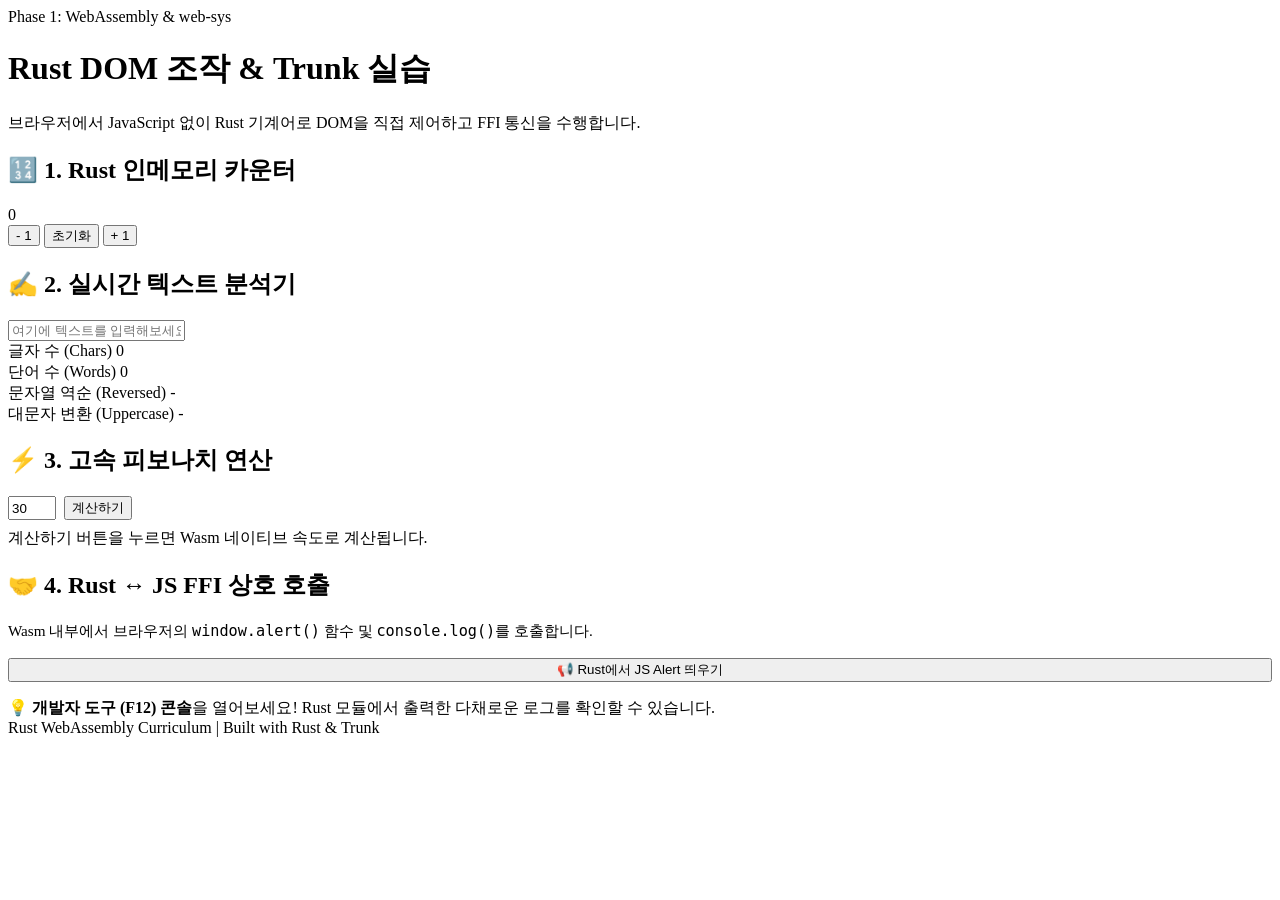
<file: projects/frontend/wasm-01-dom-basics/index.html>
<!DOCTYPE html>
<html lang="ko">
<head>
  <meta charset="utf-8" />
  <meta name="viewport" content="width=device-width, initial-scale=1.0" />
  <title>Rust Wasm 01: DOM 기초 & Trunk 번들러</title>
  <link data-trunk rel="rust" />
  <link data-trunk rel="css" href="styles.css" />
</head>
<body>
  <div class="container">
    <header>
      <div class="badge">Phase 1: WebAssembly & web-sys</div>
      <h1>Rust DOM 조작 & Trunk 실습</h1>
      <p class="subtitle">브라우저에서 JavaScript 없이 Rust 기계어로 DOM을 직접 제어하고 FFI 통신을 수행합니다.</p>
    </header>

    <div class="grid">
      <!-- 1. 인터랙티브 카운터 -->
      <div class="card">
        <h2 class="card-title">🔢 1. Rust 인메모리 카운터</h2>
        <div class="counter-box">
          <div id="counter-val" class="counter-value">0</div>
          <div class="btn-group">
            <button id="btn-dec" class="primary">- 1</button>
            <button id="btn-reset">초기화</button>
            <button id="btn-inc" class="cyan">+ 1</button>
          </div>
        </div>
      </div>

      <!-- 2. 실시간 텍스트 분석기 -->
      <div class="card">
        <h2 class="card-title">✍️ 2. 실시간 텍스트 분석기</h2>
        <input type="text" id="text-input" placeholder="여기에 텍스트를 입력해보세요..." />
        <div class="result-list">
          <div class="result-item">
            <span class="result-label">글자 수 (Chars)</span>
            <span id="out-char" class="result-val">0</span>
          </div>
          <div class="result-item">
            <span class="result-label">단어 수 (Words)</span>
            <span id="out-word" class="result-val">0</span>
          </div>
          <div class="result-item">
            <span class="result-label">문자열 역순 (Reversed)</span>
            <span id="out-reversed" class="result-val">-</span>
          </div>
          <div class="result-item">
            <span class="result-label">대문자 변환 (Uppercase)</span>
            <span id="out-uppercase" class="result-val">-</span>
          </div>
        </div>
      </div>

      <!-- 3. 초고속 피보나치 계산 -->
      <div class="card">
        <h2 class="card-title">⚡ 3. 고속 피보나치 연산</h2>
        <div style="display: flex; gap: 0.5rem; margin-bottom: 0.5rem;">
          <input type="number" id="fibo-input" value="30" min="0" max="90" style="margin-bottom: 0;" />
          <button id="btn-fibo" class="cyan" style="white-space: nowrap;">계산하기</button>
        </div>
        <div class="info-box" id="fibo-result">
          계산하기 버튼을 누르면 Wasm 네이티브 속도로 계산됩니다.
        </div>
      </div>

      <!-- 4. Rust ↔ JS FFI 연동 -->
      <div class="card">
        <h2 class="card-title">🤝 4. Rust ↔ JS FFI 상호 호출</h2>
        <p style="color: var(--text-secondary); font-size: 0.95rem; margin-bottom: 1rem;">
          Wasm 내부에서 브라우저의 <code>window.alert()</code> 함수 및 <code>console.log()</code>를 호출합니다.
        </p>
        <button id="btn-alert" class="primary" style="width: 100%;">
          📢 Rust에서 JS Alert 띄우기
        </button>
        <div class="info-box" style="margin-top: 1rem;">
          💡 <strong>개발자 도구 (F12) 콘솔</strong>을 열어보세요! Rust 모듈에서 출력한 다채로운 로그를 확인할 수 있습니다.
        </div>
      </div>
    </div>

    <footer>
      Rust WebAssembly Curriculum | Built with Rust & Trunk
    </footer>
  </div>
</body>
</html>
</file>
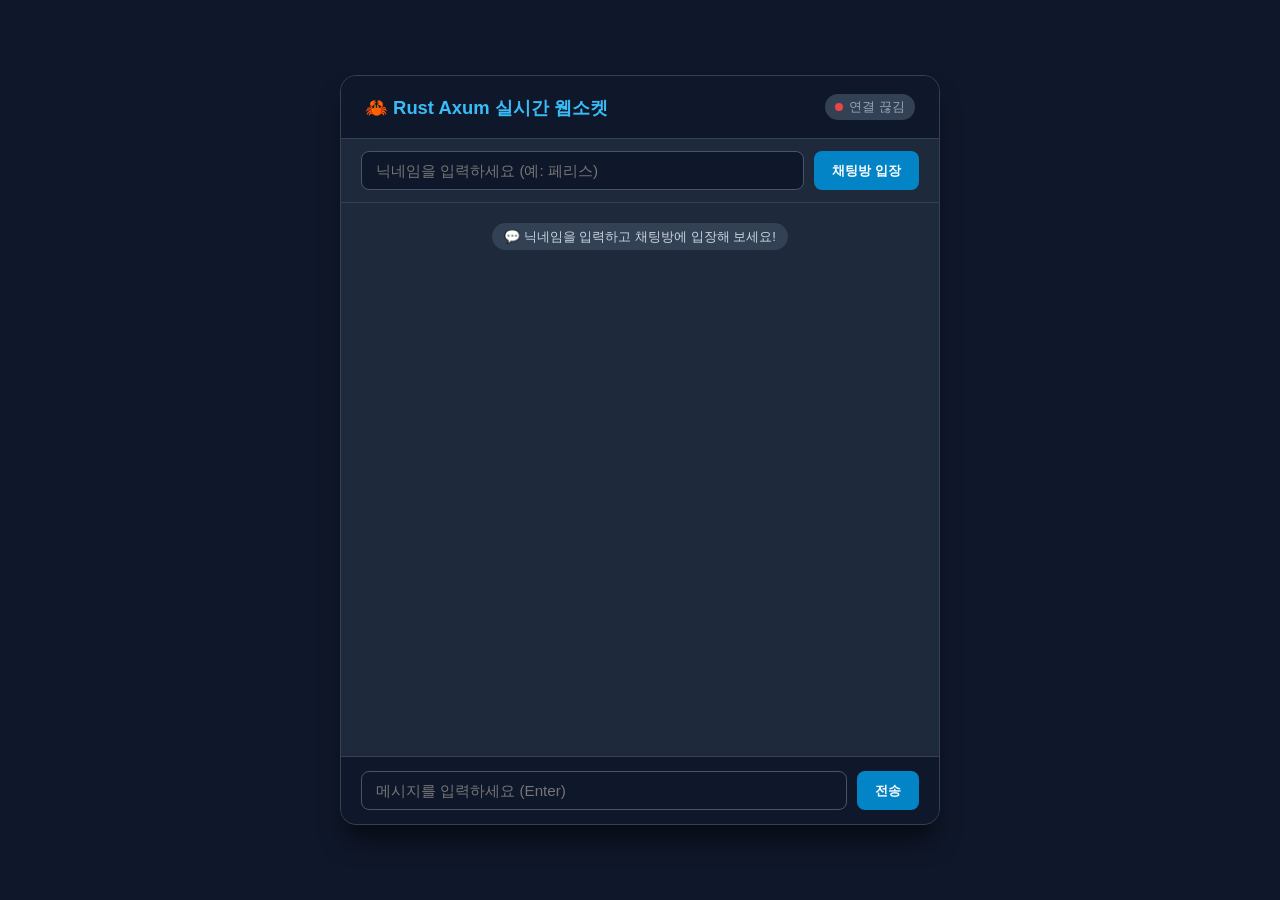
<file: projects/sample-05-realtime-chat/static/index.html>
<!DOCTYPE html>
<html lang="ko">
<head>
  <meta charset="UTF-8">
  <meta name="viewport" content="width=device-width, initial-scale=1.0">
  <title>🦀 Rust 고성능 실시간 웹소켓 채팅</title>
  <style>
    * { box-sizing: border-box; margin: 0; padding: 0; }
    body {
      font-family: -apple-system, BlinkMacSystemFont, "Segoe UI", Roboto, sans-serif;
      background: #0f172a;
      color: #f8fafc;
      display: flex;
      justify-content: center;
      align-items: center;
      min-height: 100vh;
      padding: 16px;
    }
    .chat-card {
      width: 100%;
      max-width: 600px;
      height: 750px;
      background: #1e293b;
      border-radius: 16px;
      display: flex;
      flex-direction: column;
      box-shadow: 0 20px 25px -5px rgba(0, 0, 0, 0.5);
      border: 1px solid #334155;
      overflow: hidden;
    }
    .header {
      padding: 18px 24px;
      background: #0f172a;
      border-bottom: 1px solid #334155;
      display: flex;
      justify-content: space-between;
      align-items: center;
    }
    .title-area h1 { font-size: 1.15rem; font-weight: 700; color: #38bdf8; display: flex; align-items: center; gap: 8px; }
    .status-badge {
      display: inline-flex;
      align-items: center;
      gap: 6px;
      font-size: 0.82rem;
      padding: 4px 10px;
      border-radius: 9999px;
      background: #334155;
      color: #94a3b8;
    }
    .status-badge.connected { background: #064e3b; color: #34d399; }
    .status-dot { width: 8px; height: 8px; border-radius: 50%; background: #ef4444; }
    .connected .status-dot { background: #10b981; }
    
    .connection-bar {
      padding: 12px 20px;
      background: #1e293b;
      border-bottom: 1px solid #334155;
      display: flex;
      gap: 10px;
    }
    input[type="text"] {
      flex: 1;
      padding: 10px 14px;
      background: #0f172a;
      border: 1px solid #475569;
      border-radius: 8px;
      color: #f8fafc;
      font-size: 0.95rem;
      outline: none;
    }
    input[type="text"]:focus { border-color: #38bdf8; }
    button {
      padding: 10px 18px;
      background: #0284c7;
      color: white;
      border: none;
      border-radius: 8px;
      font-weight: 600;
      cursor: pointer;
      transition: background 0.2s;
    }
    button:hover { background: #0369a1; }
    button.disconnect { background: #e11d48; }
    button.disconnect:hover { background: #be123c; }

    .messages {
      flex: 1;
      padding: 20px;
      overflow-y: auto;
      display: flex;
      flex-direction: column;
      gap: 12px;
    }
    .msg {
      max-width: 80%;
      padding: 10px 14px;
      border-radius: 12px;
      font-size: 0.93rem;
      line-height: 1.45;
      word-break: break-word;
    }
    .msg.system {
      align-self: center;
      background: #334155;
      color: #cbd5e1;
      font-size: 0.82rem;
      padding: 4px 12px;
      border-radius: 9999px;
    }
    .msg.other {
      align-self: flex-start;
      background: #334155;
      color: #f8fafc;
      border-bottom-left-radius: 2px;
    }
    .msg.self {
      align-self: flex-end;
      background: #0284c7;
      color: white;
      border-bottom-right-radius: 2px;
    }
    .sender-name {
      font-size: 0.75rem;
      color: #94a3b8;
      margin-bottom: 2px;
      font-weight: 600;
    }
    .msg.self .sender-name { display: none; }
    .msg-time { font-size: 0.7rem; color: rgba(255, 255, 255, 0.6); margin-top: 4px; text-align: right; }

    .input-bar {
      padding: 14px 20px;
      background: #0f172a;
      border-top: 1px solid #334155;
      display: flex;
      gap: 10px;
    }
  </style>
</head>
<body>
  <div class="chat-card">
    <div class="header">
      <div class="title-area">
        <h1>🦀 Rust Axum 실시간 웹소켓</h1>
      </div>
      <div id="statusBadge" class="status-badge">
        <span class="status-dot"></span>
        <span id="statusText">연결 끊김</span>
      </div>
    </div>

    <div class="connection-bar">
      <input type="text" id="usernameInput" placeholder="닉네임을 입력하세요 (예: 페리스)">
      <button id="connectBtn" onclick="toggleConnect()">채팅방 입장</button>
    </div>

    <div class="messages" id="messageBox">
      <div class="msg system">💬 닉네임을 입력하고 채팅방에 입장해 보세요!</div>
    </div>

    <div class="input-bar">
      <input type="text" id="chatInput" placeholder="메시지를 입력하세요 (Enter)" disabled onkeydown="handleKey(event)">
      <button id="sendBtn" onclick="sendMessage()" disabled>전송</button>
    </div>
  </div>

  <script>
    let ws = null;
    let myName = "";

    function toggleConnect() {
      if (ws) {
        ws.close();
        return;
      }

      const input = document.getElementById("usernameInput");
      myName = input.value.trim() || "러스테이시안";
      input.disabled = true;

      const protocol = location.protocol === "https:" ? "wss:" : "ws:";
      const wsUrl = `${protocol}//${location.host}/ws?username=${encodeURIComponent(myName)}`;

      ws = new WebSocket(wsUrl);

      ws.onopen = () => {
        updateStatus(true);
        document.getElementById("connectBtn").innerText = "나가기";
        document.getElementById("connectBtn").classList.add("disconnect");
        document.getElementById("chatInput").disabled = false;
        document.getElementById("sendBtn").disabled = false;
        document.getElementById("chatInput").focus();
      };

      ws.onmessage = (event) => {
        try {
          const data = JSON.parse(event.data);
          appendMessage(data);
        } catch (e) {
          console.error("메시지 파싱 실패:", e);
        }
      };

      ws.onclose = () => {
        updateStatus(false);
        ws = null;
        document.getElementById("usernameInput").disabled = false;
        document.getElementById("connectBtn").innerText = "채팅방 입장";
        document.getElementById("connectBtn").classList.remove("disconnect");
        document.getElementById("chatInput").disabled = true;
        document.getElementById("sendBtn").disabled = true;
      };
    }

    function updateStatus(connected) {
      const badge = document.getElementById("statusBadge");
      const text = document.getElementById("statusText");
      if (connected) {
        badge.classList.add("connected");
        text.innerText = "실시간 연결됨";
      } else {
        badge.classList.remove("connected");
        text.innerText = "연결 끊김";
      }
    }

    function sendMessage() {
      const input = document.getElementById("chatInput");
      const text = input.value.trim();
      if (!text || !ws) return;

      ws.send(text);
      input.value = "";
      input.focus();
    }

    function handleKey(e) {
      if (e.key === "Enter") sendMessage();
    }

    function appendMessage(data) {
      const box = document.getElementById("messageBox");
      const div = document.createElement("div");

      if (data.msg_type === "system") {
        div.className = "msg system";
        div.innerText = data.content;
      } else {
        const isSelf = data.sender === myName;
        div.className = `msg ${isSelf ? 'self' : 'other'}`;
        div.innerHTML = `
          <div class="sender-name">${data.sender}</div>
          <div>${escapeHtml(data.content)}</div>
          <div class="msg-time">${data.timestamp}</div>
        `;
      }

      box.appendChild(div);
      box.scrollTop = box.scrollHeight;
    }

    function escapeHtml(str) {
      return str.replace(/&/g, "&amp;").replace(/</g, "&lt;").replace(/>/g, "&gt;");
    }
  </script>
</body>
</html>
</file>
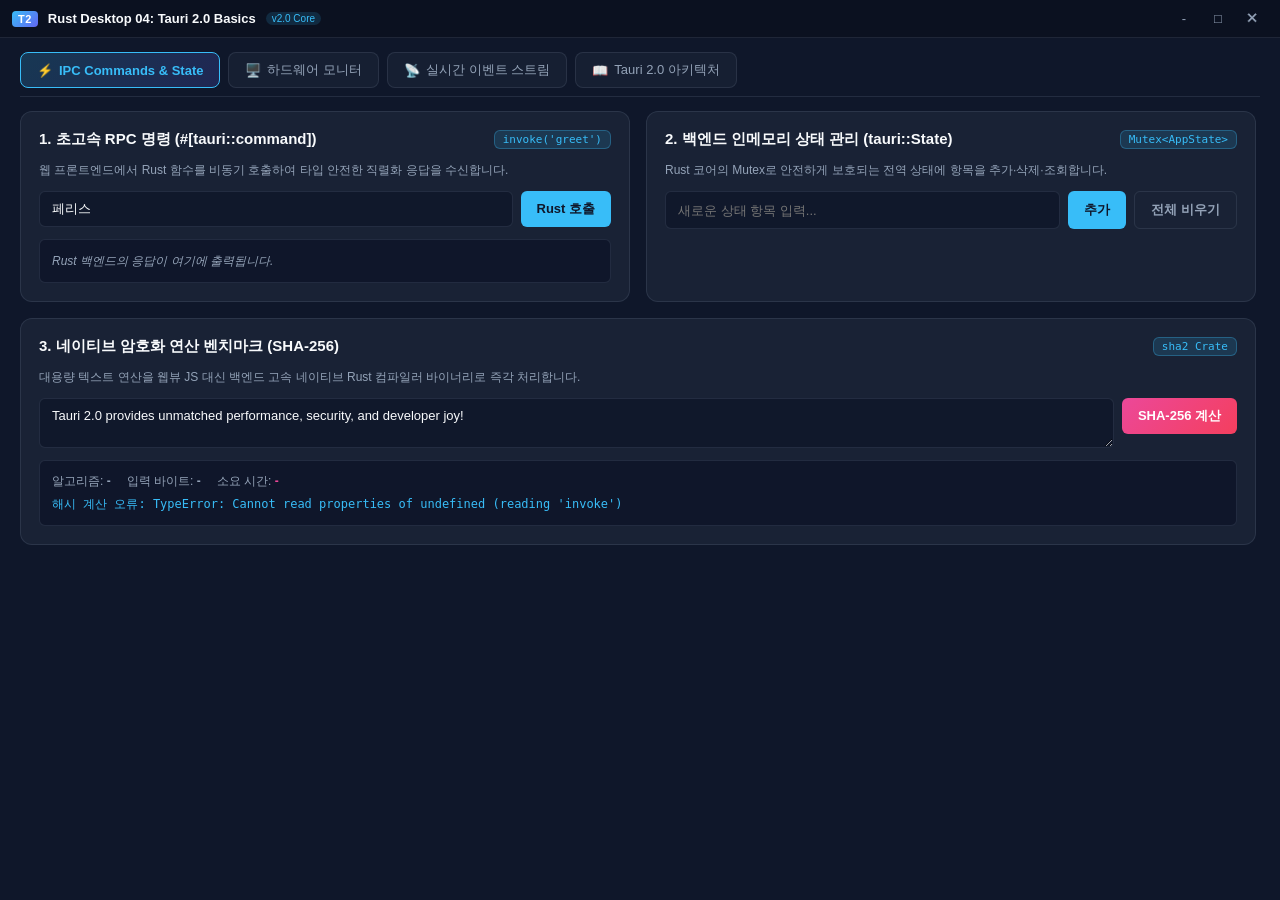
<file: projects/desktop/desktop-04-tauri-basics/ui/index.html>
<!DOCTYPE html>
<html lang="ko">
<head>
  <meta charset="UTF-8" />
  <meta name="viewport" content="width=device-width, initial-scale=1.0" />
  <title>Rust Desktop 04: Tauri 2.0 Basics</title>
  <link rel="stylesheet" href="style.css" />
  <script src="tauri.global.js"></script>
</head>
<body>
  <!-- 무프레임 커스텀 타이틀바 (마우스 드래그 영역) -->
  <header class="titlebar" data-tauri-drag-region>
    <div class="titlebar-left" data-tauri-drag-region>
      <div class="logo-badge">T2</div>
      <span class="app-title" data-tauri-drag-region>Rust Desktop 04: Tauri 2.0 Basics</span>
      <span class="version-tag">v2.0 Core</span>
    </div>
    <div class="titlebar-right">
      <button class="win-btn win-min" id="btn-minimize" title="최소화">-</button>
      <button class="win-btn win-max" id="btn-maximize" title="최대화 / 복원">□</button>
      <button class="win-btn win-close" id="btn-close" title="닫기">✕</button>
    </div>
  </header>

  <!-- 메인 레이아웃 컨테이너 -->
  <div class="app-shell">
    <!-- 상단 탭 네비게이션 -->
    <nav class="nav-tabs">
      <button class="tab-btn active" data-tab="tab-commands">
        <span class="tab-icon">⚡</span>
        <span>IPC Commands & State</span>
      </button>
      <button class="tab-btn" data-tab="tab-hardware">
        <span class="tab-icon">🖥️</span>
        <span>하드웨어 모니터</span>
      </button>
      <button class="tab-btn" data-tab="tab-events">
        <span class="tab-icon">📡</span>
        <span>실시간 이벤트 스트림</span>
      </button>
      <button class="tab-btn" data-tab="tab-arch">
        <span class="tab-icon">📖</span>
        <span>Tauri 2.0 아키텍처</span>
      </button>
    </nav>

    <!-- 탭 1: IPC Commands & State -->
    <section id="tab-commands" class="tab-content active">
      <div class="cards-grid">
        <!-- 1. Greet RPC 카드 -->
        <div class="card">
          <div class="card-header">
            <h3>1. 초고속 RPC 명령 (#[tauri::command])</h3>
            <span class="pill-badge">invoke('greet')</span>
          </div>
          <p class="card-desc">웹 프론트엔드에서 Rust 함수를 비동기 호출하여 타입 안전한 직렬화 응답을 수신합니다.</p>
          <div class="input-group">
            <input type="text" id="greet-name" placeholder="이름을 입력하세요 (예: 페리스)" value="페리스" />
            <button class="btn btn-primary" id="btn-greet">Rust 호출</button>
          </div>
          <div class="response-box" id="greet-response">
            <span class="res-placeholder">Rust 백엔드의 응답이 여기에 출력됩니다.</span>
          </div>
        </div>

        <!-- 2. State 주입 카드 -->
        <div class="card">
          <div class="card-header">
            <h3>2. 백엔드 인메모리 상태 관리 (tauri::State)</h3>
            <span class="pill-badge">Mutex&lt;AppState&gt;</span>
          </div>
          <p class="card-desc">Rust 코어의 Mutex로 안전하게 보호되는 전역 상태에 항목을 추가·삭제·조회합니다.</p>
          <div class="input-group">
            <input type="text" id="item-input" placeholder="새로운 상태 항목 입력..." />
            <button class="btn btn-primary" id="btn-add-item">추가</button>
            <button class="btn btn-outline" id="btn-clear-items">전체 비우기</button>
          </div>
          <ul class="items-list" id="items-list">
            <!-- 동적 렌더링 -->
          </ul>
        </div>

        <!-- 3. SHA-256 고속 해시 카드 -->
        <div class="card span-full">
          <div class="card-header">
            <h3>3. 네이티브 암호화 연산 벤치마크 (SHA-256)</h3>
            <span class="pill-badge">sha2 Crate</span>
          </div>
          <p class="card-desc">대용량 텍스트 연산을 웹뷰 JS 대신 백엔드 고속 네이티브 Rust 컴파일러 바이너리로 즉각 처리합니다.</p>
          <div class="hash-input-area">
            <textarea id="hash-input" rows="2" placeholder="해시를 계산할 텍스트를 입력하세요...">Tauri 2.0 provides unmatched performance, security, and developer joy!</textarea>
            <button class="btn btn-accent" id="btn-hash">SHA-256 계산</button>
          </div>
          <div class="hash-result" id="hash-result">
            <div class="hash-meta">
              <span>알고리즘: <strong id="hash-algo">-</strong></span>
              <span>입력 바이트: <strong id="hash-len">-</strong></span>
              <span>소요 시간: <strong id="hash-elapsed" class="text-accent">-</strong></span>
            </div>
            <div class="hash-hex-display" id="hash-hex">여기에 64자리 Hex Digest가 표시됩니다.</div>
          </div>
        </div>
      </div>
    </section>

    <!-- 탭 2: 하드웨어 모니터 -->
    <section id="tab-hardware" class="tab-content">
      <div class="section-top">
        <div>
          <h2>네이티브 하드웨어 & OS 시스템 검사</h2>
          <p class="subtitle">sysinfo 크레이트를 통해 OS 커널 수준의 리소스 정보를 Rust에서 직접 질의합니다.</p>
        </div>
        <button class="btn btn-primary" id="btn-refresh-sysinfo">시스템 정보 새로고침</button>
      </div>

      <div class="metrics-grid" id="sysinfo-cards">
        <div class="metric-card">
          <span class="metric-label">운영체제 (OS)</span>
          <span class="metric-value" id="sys-os-name">-</span>
          <span class="metric-sub" id="sys-os-ver">-</span>
        </div>
        <div class="metric-card">
          <span class="metric-label">커널 및 아키텍처</span>
          <span class="metric-value" id="sys-arch">-</span>
          <span class="metric-sub" id="sys-kernel">-</span>
        </div>
        <div class="metric-card">
          <span class="metric-label">CPU 논리 코어</span>
          <span class="metric-value text-accent" id="sys-cpu-count">-</span>
          <span class="metric-sub">사용 가능한 프로세서</span>
        </div>
        <div class="metric-card">
          <span class="metric-label">물리 메모리 (RAM)</span>
          <span class="metric-value" id="sys-memory">-</span>
          <span class="metric-sub" id="sys-memory-usage">-</span>
        </div>
        <div class="metric-card">
          <span class="metric-label">호스트 네임</span>
          <span class="metric-value text-muted" id="sys-hostname">-</span>
          <span class="metric-sub">로컬 머신 식별자</span>
        </div>
        <div class="metric-card">
          <span class="metric-label">시스템 가동 시간 (Uptime)</span>
          <span class="metric-value" id="sys-uptime">-</span>
          <span class="metric-sub" id="sys-uptime-raw">-</span>
        </div>
      </div>
    </section>

    <!-- 탭 3: 실시간 이벤트 스트림 -->
    <section id="tab-events" class="tab-content">
      <div class="section-top">
        <div>
          <h2>비동기 이벤트 스트림 (Rust → Web Broadcast)</h2>
          <p class="subtitle">Rust Tokio 백그라운드 태스크가 1초마다 발행하는 <code>sys-pulse</code> 이벤트를 실시간 청취합니다.</p>
        </div>
        <div class="pulse-status-badge">
          <span class="pulse-dot"></span>
          <span id="pulse-status-text">이벤트 수신 중...</span>
        </div>
      </div>

      <div class="live-pulse-banner">
        <div class="pulse-stat">
          <span class="stat-name">실시간 CPU 점유율</span>
          <span class="stat-value text-accent" id="live-cpu">0.0%</span>
        </div>
        <div class="pulse-stat">
          <span class="stat-name">실시간 메모리 점유</span>
          <span class="stat-value" id="live-memory">0 MB</span>
        </div>
        <div class="pulse-stat">
          <span class="stat-name">관리 중인 상태 항목 수</span>
          <span class="stat-value" id="live-items">0개</span>
        </div>
        <div class="pulse-stat">
          <span class="stat-name">누적 수신 틱</span>
          <span class="stat-value text-muted" id="live-tick">0</span>
        </div>
      </div>

      <div class="event-log-container">
        <div class="log-header">
          <span>최근 15개 펄스 이벤트 로그</span>
          <button class="btn btn-sm btn-outline" id="btn-clear-log">로그 지우기</button>
        </div>
        <div class="log-list" id="pulse-log-list">
          <!-- 실시간 로그 동적 추가 -->
        </div>
      </div>
    </section>

    <!-- 탭 4: Tauri 2.0 아키텍처 학습 -->
    <section id="tab-arch" class="tab-content">
      <div class="arch-container">
        <h2>Tauri 2.0 vs Electron 핵심 패러다임 비교</h2>
        <div class="table-wrapper">
          <table class="arch-table">
            <thead>
              <tr>
                <th>비교 항목</th>
                <th>Electron (일렉트론)</th>
                <th>Tauri 2.0 (타우리 2.0)</th>
              </tr>
            </thead>
            <tbody>
              <tr>
                <td><strong>웹뷰 엔진</strong></td>
                <td>Chromium 전체를 앱마다 번들링 (150MB+)</td>
                <td><strong>OS 내장 웹뷰 활용 (WebView2 / WebKit) (15MB 미만)</strong></td>
              </tr>
              <tr>
                <td><strong>메모리 점유율</strong></td>
                <td>기본 150MB ~ 500MB+</td>
                <td><strong>30MB ~ 70MB (경량 최적화)</strong></td>
              </tr>
              <tr>
                <td><strong>백엔드 런타임</strong></td>
                <td>Node.js 런타임 (런타임 오버헤드, GC 지연)</td>
                <td><strong>순수 네이티브 Rust (Zero-Cost Abstractions)</strong></td>
              </tr>
              <tr>
                <td><strong>보안 모델</strong></td>
                <td>Node API 노출 시 XSS 시스템 침해 위험</td>
                <td><strong>Capabilities 명세서 기반 세분화 권한 격리</strong></td>
              </tr>
              <tr>
                <td><strong>지원 플랫폼</strong></td>
                <td>데스크톱 (Win/Mac/Linux)</td>
                <td><strong>데스크톱 + 모바일 (Android, iOS) 단일 코드베이스</strong></td>
              </tr>
            </tbody>
          </table>
        </div>

        <div class="info-callout">
          <h4>💡 Tauri 2.0의 3대 핵심 아키텍처 구성요소</h4>
          <ul>
            <li><strong>Tao</strong>: 크로스플랫폼 윈도우 창 생성 및 마우스/키보드 이벤트 루프 관리</li>
            <li><strong>Wry</strong>: Windows WebView2, Mac WebKit을 동일한 Rust API로 추상화한 웹뷰 엔진</li>
            <li><strong>Tauri Core</strong>: IPC 직렬화 라우터, 상태 관리(tauri::State), Capabilities 보안 검증</li>
          </ul>
        </div>
      </div>
    </section>
  </div>

  <script src="app.js"></script>
</body>
</html>
</file>
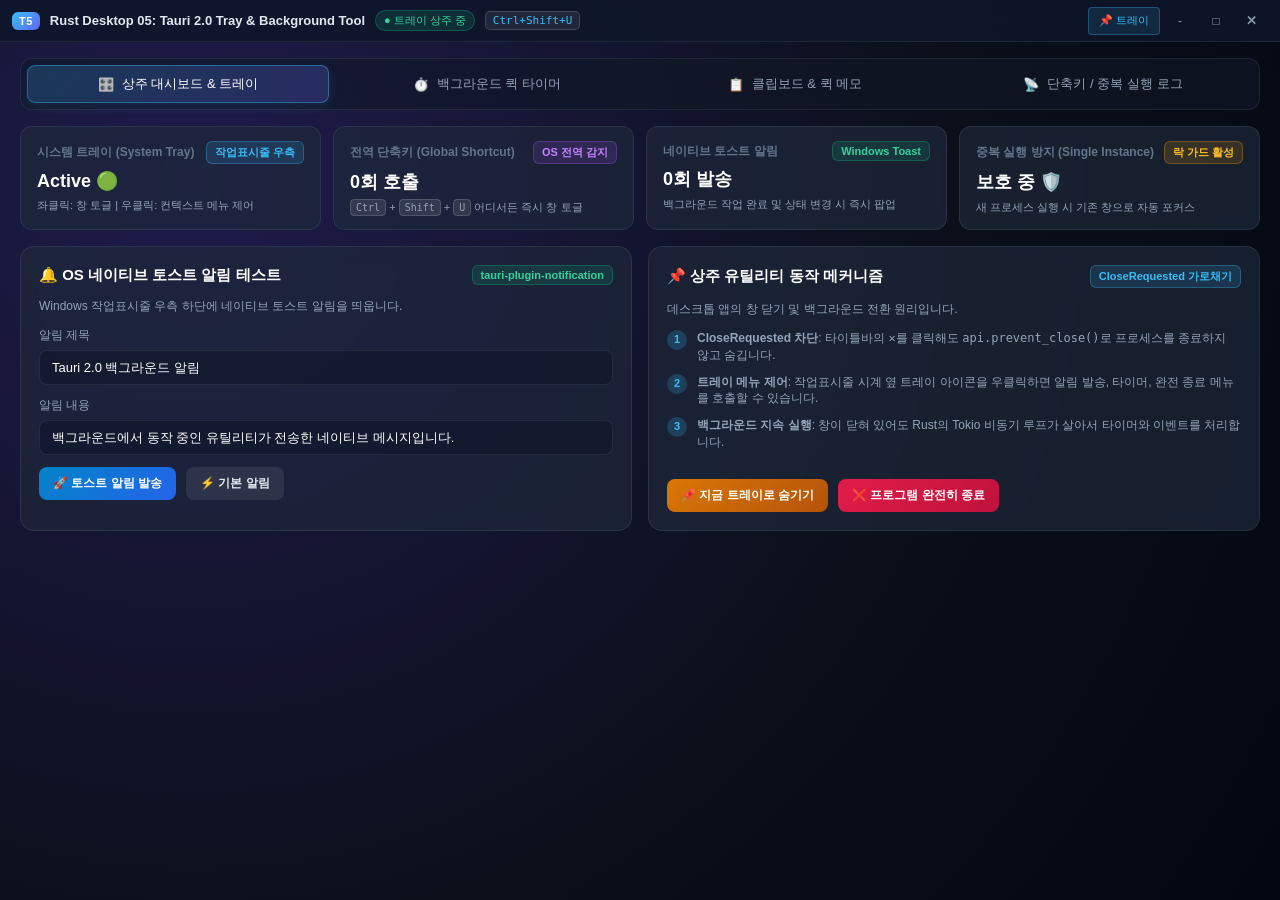
<file: projects/desktop/desktop-05-tauri-tray-tool/ui/index.html>
<!DOCTYPE html>
<html lang="ko">
<head>
  <meta charset="UTF-8" />
  <meta name="viewport" content="width=device-width, initial-scale=1.0" />
  <title>Rust Desktop 05: Tauri 2.0 Tray & Background Tool</title>
  <link rel="stylesheet" href="style.css" />
  <script src="tauri.global.js"></script>
</head>
<body>
  <!-- 무프레임 커스텀 타이틀바 (마우스 드래그 영역) -->
  <header class="titlebar" data-tauri-drag-region>
    <div class="titlebar-left" data-tauri-drag-region>
      <div class="logo-badge">T5</div>
      <span class="app-title" data-tauri-drag-region>Rust Desktop 05: Tauri 2.0 Tray & Background Tool</span>
      <span class="status-badge live">● 트레이 상주 중</span>
      <span class="hotkey-pill" title="창 토글 전역 단축키">Ctrl+Shift+U</span>
    </div>
    <div class="titlebar-right">
      <button class="win-btn win-tray" id="btn-tray-hide" title="트레이로 숨기기 (백그라운드 유지)">📌 트레이</button>
      <button class="win-btn win-min" id="btn-minimize" title="최소화">-</button>
      <button class="win-btn win-max" id="btn-maximize" title="최대화 / 복원">□</button>
      <button class="win-btn win-close" id="btn-close" title="닫기 (종료되지 않고 트레이로 숨김)">✕</button>
    </div>
  </header>

  <!-- 메인 레이아웃 셸 -->
  <div class="app-shell">
    <!-- 상단 탭 네비게이션 -->
    <nav class="nav-tabs">
      <button class="tab-btn active" data-tab="tab-dashboard">
        <span class="tab-icon">🎛️</span>
        <span>상주 대시보드 & 트레이</span>
      </button>
      <button class="tab-btn" data-tab="tab-timer">
        <span class="tab-icon">⏱️</span>
        <span>백그라운드 퀵 타이머</span>
      </button>
      <button class="tab-btn" data-tab="tab-notes">
        <span class="tab-icon">📋</span>
        <span>클립보드 & 퀵 메모</span>
      </button>
      <button class="tab-btn" data-tab="tab-logs">
        <span class="tab-icon">📡</span>
        <span>단축키 / 중복 실행 로그</span>
      </button>
    </nav>

    <!-- 탭 1: 상주 대시보드 & 트레이 제어 -->
    <section id="tab-dashboard" class="tab-content active">
      <!-- 4대 상주 상태 지표 카드 -->
      <div class="metrics-grid">
        <div class="metric-card">
          <div class="metric-header">
            <span class="metric-title">시스템 트레이 (System Tray)</span>
            <span class="badge blue">작업표시줄 우측</span>
          </div>
          <div class="metric-value">Active 🟢</div>
          <p class="metric-desc">좌클릭: 창 토글 | 우클릭: 컨텍스트 메뉴 제어</p>
        </div>

        <div class="metric-card">
          <div class="metric-header">
            <span class="metric-title">전역 단축키 (Global Shortcut)</span>
            <span class="badge purple">OS 전역 감지</span>
          </div>
          <div class="metric-value" id="val-shortcut-count">0회 호출</div>
          <p class="metric-desc"><kbd>Ctrl</kbd> + <kbd>Shift</kbd> + <kbd>U</kbd> 어디서든 즉시 창 토글</p>
        </div>

        <div class="metric-card">
          <div class="metric-header">
            <span class="metric-title">네이티브 토스트 알림</span>
            <span class="badge emerald">Windows Toast</span>
          </div>
          <div class="metric-value" id="val-notification-count">0회 발송</div>
          <p class="metric-desc">백그라운드 작업 완료 및 상태 변경 시 즉시 팝업</p>
        </div>

        <div class="metric-card">
          <div class="metric-header">
            <span class="metric-title">중복 실행 방지 (Single Instance)</span>
            <span class="badge amber">락 가드 활성</span>
          </div>
          <div class="metric-value">보호 중 🛡️</div>
          <p class="metric-desc">새 프로세스 실행 시 기존 창으로 자동 포커스</p>
        </div>
      </div>

      <div class="cards-grid">
        <!-- 네이티브 알림 발송 테스트 카드 -->
        <div class="card">
          <div class="card-header">
            <h3>🔔 OS 네이티브 토스트 알림 테스트</h3>
            <span class="badge emerald">tauri-plugin-notification</span>
          </div>
          <p class="card-desc">Windows 작업표시줄 우측 하단에 네이티브 토스트 알림을 띄웁니다.</p>

          <div class="form-group">
            <label for="notif-title">알림 제목</label>
            <input type="text" id="notif-title" value="Tauri 2.0 백그라운드 알림" placeholder="알림 제목을 입력하세요..." />
          </div>
          <div class="form-group">
            <label for="notif-body">알림 내용</label>
            <input type="text" id="notif-body" value="백그라운드에서 동작 중인 유틸리티가 전송한 네이티브 메시지입니다." placeholder="알림 본문을 입력하세요..." />
          </div>
          <div class="actions-row">
            <button class="btn btn-primary" id="btn-send-notif">🚀 토스트 알림 발송</button>
            <button class="btn btn-secondary" id="btn-quick-notif">⚡ 기본 알림</button>
          </div>
        </div>

        <!-- 트레이 상주 원리 안내 및 제어 카드 -->
        <div class="card">
          <div class="card-header">
            <h3>📌 상주 유틸리티 동작 메커니즘</h3>
            <span class="badge blue">CloseRequested 가로채기</span>
          </div>
          <p class="card-desc">데스크톱 앱의 창 닫기 및 백그라운드 전환 원리입니다.</p>

          <div class="info-list">
            <div class="info-item">
              <span class="info-bullet">1</span>
              <div>
                <strong>CloseRequested 차단</strong>: 타이틀바의 <code>✕</code>를 클릭해도 <code>api.prevent_close()</code>로 프로세스를 종료하지 않고 숨깁니다.
              </div>
            </div>
            <div class="info-item">
              <span class="info-bullet">2</span>
              <div>
                <strong>트레이 메뉴 제어</strong>: 작업표시줄 시계 옆 트레이 아이콘을 우클릭하면 알림 발송, 타이머, 완전 종료 메뉴를 호출할 수 있습니다.
              </div>
            </div>
            <div class="info-item">
              <span class="info-bullet">3</span>
              <div>
                <strong>백그라운드 지속 실행</strong>: 창이 닫혀 있어도 Rust의 Tokio 비동기 루프가 살아서 타이머와 이벤트를 처리합니다.
              </div>
            </div>
          </div>

          <div class="actions-row" style="margin-top: 16px;">
            <button class="btn btn-warning" id="btn-hide-now">📌 지금 트레이로 숨기기</button>
            <button class="btn btn-danger" id="btn-exit-app">❌ 프로그램 완전히 종료</button>
          </div>
        </div>
      </div>
    </section>

    <!-- 탭 2: 백그라운드 퀵 타이머 -->
    <section id="tab-timer" class="tab-content">
      <div class="card timer-card">
        <div class="card-header">
          <h3>⏱️ 백그라운드 뽀모도로 & 인터벌 타이머</h3>
          <span class="badge purple">Tokio 1s Tick Worker</span>
        </div>
        <p class="card-desc">타이머를 시작한 후 창을 닫아(X) 트레이로 숨겨두세요. 시간이 완료되면 네이티브 알림이 울립니다.</p>

        <div class="timer-display-box">
          <div class="timer-digits" id="timer-display">00:00</div>
          <div class="timer-status-label" id="timer-label">대기 중</div>
        </div>

        <div class="timer-presets">
          <button class="preset-btn" data-secs="10" data-label="10초 빠른 테스트">⚡ 10초 테스트</button>
          <button class="preset-btn" data-secs="60" data-label="1분 집중">⏳ 1분</button>
          <button class="preset-btn" data-secs="300" data-label="5분 휴식 타이머">☕ 5분 휴식</button>
          <button class="preset-btn" data-secs="1500" data-label="25분 뽀모도로">🍅 25분 뽀모도로</button>
          <button class="preset-btn btn-danger-outline" id="btn-stop-timer">⏹️ 정지</button>
        </div>

        <div class="timer-guide-callout">
          💡 <strong>백그라운드 검증 팁</strong>: <code>⚡ 10초 테스트</code>를 누른 뒤 즉시 우측 상단 <code>✕</code>를 눌러 창을 숨겨보세요. 정확히 10초 뒤 Windows 바탕화면 우측 하단에 완료 알림이 뜹니다!
        </div>
      </div>
    </section>

    <!-- 탭 3: 클립보드 & 퀵 메모 -->
    <section id="tab-notes" class="tab-content">
      <div class="card">
        <div class="card-header">
          <h3>📋 상주형 클립보드 스니펫 & 퀵 메모</h3>
          <span class="badge blue">In-Memory Mutex State</span>
        </div>
        <p class="card-desc">언제든 <kbd>Ctrl+Shift+U</kbd>로 창을 띄워 빠르게 메모를 보관하고 조회할 수 있습니다.</p>

        <div class="note-input-row">
          <input type="text" id="note-input" placeholder="보관할 텍스트 스니펫이나 퀵 메모를 입력하세요 (Enter)" />
          <button class="btn btn-primary" id="btn-add-note">추가</button>
          <button class="btn btn-secondary" id="btn-clear-notes">전체 비우기</button>
        </div>

        <ul class="notes-list" id="notes-list">
          <!-- JS로 동적 렌더링 -->
        </ul>
      </div>
    </section>

    <!-- 탭 4: 단축키 / 중복 실행 이벤트 로그 -->
    <section id="tab-logs" class="tab-content">
      <div class="cards-grid">
        <!-- 중복 실행 차단 로그 -->
        <div class="card">
          <div class="card-header">
            <h3>🛡️ 중복 실행 방지(Single Instance) 감지 이력</h3>
            <span class="badge amber">tauri-plugin-single-instance</span>
          </div>
          <p class="card-desc">앱이 이미 실행 중인 상태에서 <code>cargo run</code>을 다시 시도하면 차단 기록이 남습니다.</p>
          <ul class="log-list" id="instance-log-list">
            <li class="log-empty">아직 중복 실행 시도 이벤트가 없습니다.</li>
          </ul>
        </div>

        <!-- 실시간 단축키 / 이벤트 활동 로그 -->
        <div class="card">
          <div class="card-header">
            <h3>⚡ 시스템 이벤트 & 단축키 실시간 스트림</h3>
            <span class="badge emerald">Real-time Stream</span>
          </div>
          <p class="card-desc">백그라운드에서 발생하는 단축키 누름, 타이머 상태 변경 이벤트입니다.</p>
          <ul class="log-list" id="event-log-list">
            <!-- JS 동적 렌더링 -->
          </ul>
        </div>
      </div>
    </section>
  </div>

  <script src="app.js"></script>
</body>
</html>
</file>
<file: projects/frontend/wasm-01-dom-basics/styles.css>
:root {
  --bg-primary: #0f172a;
  --bg-card: rgba(30, 41, 59, 0.7);
  --border-color: rgba(255, 255, 255, 0.1);
  --text-primary: #f8fafc;
  --text-secondary: #94a3b8;
  --accent-rust: #ea580c;
  --accent-rust-hover: #c2410c;
  --accent-cyan: #06b6d4;
  --accent-cyan-hover: #0891b2;
  --accent-green: #10b981;
}

* {
  box-sizing: border-box;
  margin: 0;
  padding: 0;
  font-family: -apple-system, BlinkMacSystemFont, "Segoe UI", Roboto, Oxygen, Ubuntu, Cantarell, "Open Sans", "Helvetica Neue", sans-serif;
}

body {
  background: radial-gradient(circle at 20% 20%, #1e1b4b 0%, var(--bg-primary) 60%);
  color: var(--text-primary);
  min-height: 100vh;
  display: flex;
  flex-direction: column;
  align-items: center;
  padding: 2.5rem 1rem;
}

.container {
  max-width: 900px;
  width: 100%;
}

header {
  text-align: center;
  margin-bottom: 2.5rem;
}

.badge {
  display: inline-block;
  background: rgba(234, 88, 12, 0.15);
  color: #fb923c;
  border: 1px solid rgba(234, 88, 12, 0.3);
  padding: 0.3rem 0.8rem;
  border-radius: 9999px;
  font-size: 0.85rem;
  font-weight: 600;
  margin-bottom: 0.75rem;
}

h1 {
  font-size: 2.2rem;
  font-weight: 800;
  letter-spacing: -0.025em;
  background: linear-gradient(to right, #ffffff, #cbd5e1);
  -webkit-background-clip: text;
  -webkit-text-fill-color: transparent;
  margin-bottom: 0.5rem;
}

p.subtitle {
  color: var(--text-secondary);
  font-size: 1.05rem;
}

.grid {
  display: grid;
  grid-template-columns: repeat(auto-fit, minmax(400px, 1fr));
  gap: 1.5rem;
}

.card {
  background: var(--bg-card);
  backdrop-filter: blur(12px);
  border: 1px solid var(--border-color);
  border-radius: 1rem;
  padding: 1.5rem;
  box-shadow: 0 10px 25px -5px rgba(0, 0, 0, 0.4);
  transition: transform 0.2s ease, border-color 0.2s ease;
}

.card:hover {
  transform: translateY(-2px);
  border-color: rgba(255, 255, 255, 0.2);
}

.card-title {
  display: flex;
  align-items: center;
  gap: 0.5rem;
  font-size: 1.25rem;
  font-weight: 700;
  margin-bottom: 1rem;
  color: #e2e8f0;
}

/* 카운터 스타일 */
.counter-box {
  display: flex;
  flex-direction: column;
  align-items: center;
  gap: 1.25rem;
}

.counter-value {
  font-size: 3.5rem;
  font-weight: 900;
  color: var(--accent-cyan);
  font-variant-numeric: tabular-nums;
  text-shadow: 0 0 20px rgba(6, 182, 212, 0.3);
}

.btn-group {
  display: flex;
  gap: 0.5rem;
}

button {
  background: #334155;
  color: #fff;
  border: 1px solid rgba(255, 255, 255, 0.1);
  padding: 0.6rem 1.2rem;
  font-size: 1rem;
  font-weight: 600;
  border-radius: 0.5rem;
  cursor: pointer;
  transition: all 0.2s ease;
}

button:hover {
  background: #475569;
}

button.primary {
  background: var(--accent-rust);
}

button.primary:hover {
  background: var(--accent-rust-hover);
}

button.cyan {
  background: var(--accent-cyan);
  color: #0f172a;
}

button.cyan:hover {
  background: var(--accent-cyan-hover);
}

/* 입력 필드 */
input[type="text"], input[type="number"] {
  width: 100%;
  background: rgba(15, 23, 42, 0.8);
  border: 1px solid var(--border-color);
  border-radius: 0.5rem;
  padding: 0.75rem 1rem;
  color: #fff;
  font-size: 1rem;
  outline: none;
  transition: border-color 0.2s ease;
  margin-bottom: 1rem;
}

input[type="text"]:focus, input[type="number"]:focus {
  border-color: var(--accent-cyan);
  box-shadow: 0 0 0 2px rgba(6, 182, 212, 0.2);
}

/* 통계 및 분석 결과 박스 */
.result-list {
  display: flex;
  flex-direction: column;
  gap: 0.5rem;
}

.result-item {
  display: flex;
  justify-content: space-between;
  align-items: center;
  background: rgba(15, 23, 42, 0.6);
  padding: 0.6rem 0.8rem;
  border-radius: 0.375rem;
  font-size: 0.95rem;
}

.result-label {
  color: var(--text-secondary);
}

.result-val {
  font-weight: 700;
  color: #38bdf8;
  word-break: break-all;
}

/* 하단 알림 및 안내 */
.info-box {
  margin-top: 1rem;
  background: rgba(16, 185, 129, 0.1);
  border: 1px solid rgba(16, 185, 129, 0.25);
  color: #6ee7b7;
  padding: 0.75rem 1rem;
  border-radius: 0.5rem;
  font-size: 0.9rem;
  line-height: 1.4;
}

footer {
  margin-top: 3rem;
  color: #64748b;
  font-size: 0.85rem;
  text-align: center;
}
</file>
<file: projects/desktop/desktop-04-tauri-basics/ui/style.css>
/* ============================================================
   Tauri 2.0 Basics - Modern Dark Glassmorphism Stylesheet
   ============================================================ */

:root {
  --bg-dark: #0f172a;
  --bg-card: rgba(30, 41, 59, 0.7);
  --bg-card-hover: rgba(30, 41, 59, 0.95);
  --border-color: rgba(148, 163, 184, 0.15);
  --border-hover: rgba(56, 189, 248, 0.5);
  --text-main: #f8fafc;
  --text-muted: #94a3b8;
  --primary: #38bdf8;
  --primary-hover: #0284c7;
  --accent: #ec4899;
  --success: #10b981;
  --danger: #ef4444;
  --titlebar-bg: #0b1120;
}

* {
  box-sizing: border-box;
  margin: 0;
  padding: 0;
  font-family: "Pretendard", "Segoe UI", -apple-system, BlinkMacSystemFont, "Malgun Gothic", sans-serif;
  user-select: none;
}

body {
  background-color: var(--bg-dark);
  color: var(--text-main);
  height: 100vh;
  display: flex;
  flex-direction: column;
  overflow: hidden;
}

/* 1. 무프레임 커스텀 타이틀바 */
.titlebar {
  height: 38px;
  background-color: var(--titlebar-bg);
  border-bottom: 1px solid var(--border-color);
  display: flex;
  align-items: center;
  justify-content: space-between;
  padding: 0 12px;
  cursor: grab;
}

.titlebar-left {
  display: flex;
  align-items: center;
  gap: 10px;
}

.logo-badge {
  background: linear-gradient(135deg, #38bdf8, #6366f1);
  color: #fff;
  font-size: 11px;
  font-weight: 800;
  padding: 2px 6px;
  border-radius: 4px;
  letter-spacing: 0.5px;
}

.app-title {
  font-size: 13px;
  font-weight: 600;
  color: var(--text-main);
}

.version-tag {
  font-size: 10px;
  background-color: rgba(56, 189, 248, 0.15);
  color: var(--primary);
  padding: 1px 6px;
  border-radius: 10px;
}

.titlebar-right {
  display: flex;
  align-items: center;
  gap: 2px;
  -webkit-app-region: no-drag;
}

.win-btn {
  background: transparent;
  border: none;
  color: var(--text-muted);
  width: 32px;
  height: 28px;
  border-radius: 4px;
  font-size: 13px;
  cursor: pointer;
  display: flex;
  align-items: center;
  justify-content: center;
  transition: all 0.15s ease;
}

.win-btn:hover {
  background-color: rgba(255, 255, 255, 0.1);
  color: var(--text-main);
}

.win-btn.win-close:hover {
  background-color: var(--danger);
  color: #fff;
}

/* 2. 탭 네비게이션 */
.app-shell {
  flex: 1;
  display: flex;
  flex-direction: column;
  overflow: hidden;
  padding: 14px 20px;
  gap: 14px;
}

.nav-tabs {
  display: flex;
  gap: 8px;
  border-bottom: 1px solid var(--border-color);
  padding-bottom: 8px;
}

.tab-btn {
  background: rgba(30, 41, 59, 0.5);
  border: 1px solid var(--border-color);
  color: var(--text-muted);
  padding: 8px 16px;
  border-radius: 8px;
  cursor: pointer;
  font-size: 13px;
  font-weight: 500;
  display: flex;
  align-items: center;
  gap: 6px;
  transition: all 0.2s ease;
}

.tab-btn:hover {
  background: rgba(56, 189, 248, 0.1);
  color: var(--text-main);
  border-color: rgba(56, 189, 248, 0.3);
}

.tab-btn.active {
  background: linear-gradient(135deg, rgba(56, 189, 248, 0.2), rgba(99, 102, 241, 0.2));
  color: var(--primary);
  border-color: var(--primary);
  font-weight: 600;
}

/* 3. 탭 본문 영역 */
.tab-content {
  display: none;
  flex: 1;
  overflow-y: auto;
  padding-right: 4px;
}

.tab-content.active {
  display: flex;
  flex-direction: column;
  gap: 16px;
}

/* 4. 카드 레이아웃 */
.cards-grid {
  display: grid;
  grid-template-columns: repeat(2, 1fr);
  gap: 16px;
}

.card {
  background: var(--bg-card);
  backdrop-filter: blur(12px);
  border: 1px solid var(--border-color);
  border-radius: 12px;
  padding: 18px;
  display: flex;
  flex-direction: column;
  gap: 12px;
  transition: all 0.2s ease;
}

.card:hover {
  border-color: var(--border-hover);
}

.card.span-full {
  grid-column: span 2;
}

.card-header {
  display: flex;
  align-items: center;
  justify-content: space-between;
}

.card-header h3 {
  font-size: 15px;
  font-weight: 600;
  color: var(--text-main);
}

.pill-badge {
  background-color: rgba(56, 189, 248, 0.15);
  color: var(--primary);
  font-family: monospace;
  font-size: 11px;
  padding: 2px 8px;
  border-radius: 6px;
  border: 1px solid rgba(56, 189, 248, 0.3);
}

.card-desc {
  font-size: 12px;
  color: var(--text-muted);
  line-height: 1.5;
}

/* 5. 폼 요소 */
.input-group {
  display: flex;
  gap: 8px;
}

input[type="text"], textarea {
  flex: 1;
  background-color: rgba(15, 23, 42, 0.8);
  border: 1px solid var(--border-color);
  color: var(--text-main);
  padding: 9px 12px;
  border-radius: 6px;
  font-size: 13px;
  outline: none;
  transition: border-color 0.2s ease;
  user-select: text;
}

input[type="text"]:focus, textarea:focus {
  border-color: var(--primary);
}

.btn {
  padding: 9px 16px;
  border-radius: 6px;
  font-size: 13px;
  font-weight: 600;
  cursor: pointer;
  border: none;
  transition: all 0.2s ease;
  display: inline-flex;
  align-items: center;
  justify-content: center;
}

.btn-primary {
  background-color: var(--primary);
  color: #0f172a;
}

.btn-primary:hover {
  background-color: var(--primary-hover);
  color: #fff;
}

.btn-outline {
  background: transparent;
  border: 1px solid var(--border-color);
  color: var(--text-muted);
}

.btn-outline:hover {
  background: rgba(255, 255, 255, 0.05);
  color: var(--text-main);
  border-color: var(--text-muted);
}

.btn-accent {
  background: linear-gradient(135deg, #ec4899, #f43f5e);
  color: #fff;
}

.btn-accent:hover {
  opacity: 0.9;
}

.btn-sm {
  padding: 4px 10px;
  font-size: 11px;
}

/* 6. 응답 상자 */
.response-box {
  background-color: rgba(15, 23, 42, 0.9);
  border: 1px solid var(--border-color);
  border-radius: 6px;
  padding: 12px;
  font-size: 13px;
  color: #38bdf8;
  min-height: 44px;
  display: flex;
  align-items: center;
  user-select: text;
}

.res-placeholder {
  color: var(--text-muted);
  font-style: italic;
  font-size: 12px;
}

/* 7. 상태 아이템 목록 */
.items-list {
  list-style: none;
  display: flex;
  flex-direction: column;
  gap: 6px;
  max-height: 180px;
  overflow-y: auto;
}

.items-list li {
  background-color: rgba(15, 23, 42, 0.6);
  border: 1px solid var(--border-color);
  border-radius: 6px;
  padding: 8px 12px;
  font-size: 13px;
  display: flex;
  align-items: center;
  justify-content: space-between;
  user-select: text;
}

.item-delete-btn {
  background: transparent;
  border: none;
  color: var(--danger);
  cursor: pointer;
  padding: 2px 6px;
  font-size: 11px;
  border-radius: 4px;
}

.item-delete-btn:hover {
  background-color: rgba(239, 68, 68, 0.15);
}

/* 8. 해시 결과 */
.hash-input-area {
  display: flex;
  gap: 8px;
  align-items: flex-start;
}

.hash-result {
  background-color: rgba(15, 23, 42, 0.9);
  border: 1px solid var(--border-color);
  border-radius: 6px;
  padding: 12px;
  display: flex;
  flex-direction: column;
  gap: 6px;
}

.hash-meta {
  display: flex;
  gap: 16px;
  font-size: 12px;
  color: var(--text-muted);
}

.hash-hex-display {
  font-family: monospace;
  font-size: 12px;
  color: var(--primary);
  word-break: break-all;
  user-select: text;
}

.text-accent {
  color: var(--accent);
}

.text-muted {
  color: var(--text-muted);
}

/* 9. 하드웨어 메트릭 그리드 */
.section-top {
  display: flex;
  align-items: center;
  justify-content: space-between;
  border-bottom: 1px solid var(--border-color);
  padding-bottom: 12px;
}

.section-top h2 {
  font-size: 16px;
  font-weight: 600;
}

.subtitle {
  font-size: 12px;
  color: var(--text-muted);
  margin-top: 2px;
}

.metrics-grid {
  display: grid;
  grid-template-columns: repeat(3, 1fr);
  gap: 14px;
}

.metric-card {
  background: var(--bg-card);
  border: 1px solid var(--border-color);
  border-radius: 10px;
  padding: 16px;
  display: flex;
  flex-direction: column;
  gap: 6px;
}

.metric-label {
  font-size: 12px;
  color: var(--text-muted);
}

.metric-value {
  font-size: 18px;
  font-weight: 700;
  color: var(--text-main);
  user-select: text;
}

.metric-sub {
  font-size: 11px;
  color: var(--text-muted);
  user-select: text;
}

/* 10. 실시간 이벤트 스트림 */
.pulse-status-badge {
  display: flex;
  align-items: center;
  gap: 6px;
  font-size: 12px;
  color: var(--success);
  background-color: rgba(16, 185, 129, 0.1);
  padding: 4px 10px;
  border-radius: 20px;
  border: 1px solid rgba(16, 185, 129, 0.3);
}

.pulse-dot {
  width: 8px;
  height: 8px;
  background-color: var(--success);
  border-radius: 50%;
  animation: pulse-glow 1.5s infinite;
}

@keyframes pulse-glow {
  0% { transform: scale(0.95); box-shadow: 0 0 0 0 rgba(16, 185, 129, 0.7); }
  70% { transform: scale(1.1); box-shadow: 0 0 0 6px rgba(16, 185, 129, 0); }
  100% { transform: scale(0.95); box-shadow: 0 0 0 0 rgba(16, 185, 129, 0); }
}

.live-pulse-banner {
  display: grid;
  grid-template-columns: repeat(4, 1fr);
  gap: 12px;
  background: var(--bg-card);
  border: 1px solid var(--border-color);
  border-radius: 10px;
  padding: 14px;
}

.pulse-stat {
  display: flex;
  flex-direction: column;
  gap: 4px;
}

.stat-name {
  font-size: 11px;
  color: var(--text-muted);
}

.stat-value {
  font-size: 16px;
  font-weight: 700;
}

.event-log-container {
  background: var(--bg-card);
  border: 1px solid var(--border-color);
  border-radius: 10px;
  padding: 14px;
  display: flex;
  flex-direction: column;
  gap: 8px;
  flex: 1;
}

.log-header {
  display: flex;
  align-items: center;
  justify-content: space-between;
  font-size: 12px;
  color: var(--text-muted);
  border-bottom: 1px solid var(--border-color);
  padding-bottom: 6px;
}

.log-list {
  display: flex;
  flex-direction: column;
  gap: 4px;
  max-height: 220px;
  overflow-y: auto;
  font-family: monospace;
  font-size: 11px;
}

.log-item {
  padding: 4px 8px;
  background-color: rgba(15, 23, 42, 0.6);
  border-radius: 4px;
  display: flex;
  gap: 10px;
  color: var(--text-muted);
  user-select: text;
}

.log-item .log-time {
  color: var(--primary);
}

.log-item .log-cpu {
  color: var(--accent);
}

/* 11. 아키텍처 테이블 */
.arch-container {
  display: flex;
  flex-direction: column;
  gap: 16px;
}

.table-wrapper {
  overflow-x: auto;
}

.arch-table {
  width: 100%;
  border-collapse: collapse;
  background: var(--bg-card);
  border: 1px solid var(--border-color);
  border-radius: 8px;
  overflow: hidden;
  font-size: 13px;
}

.arch-table th, .arch-table td {
  padding: 12px 14px;
  text-align: left;
  border-bottom: 1px solid var(--border-color);
}

.arch-table th {
  background-color: rgba(15, 23, 42, 0.9);
  color: var(--primary);
  font-weight: 600;
}

.arch-table tr:hover {
  background-color: rgba(255, 255, 255, 0.02);
}

.info-callout {
  background-color: rgba(56, 189, 248, 0.08);
  border-left: 4px solid var(--primary);
  border-radius: 6px;
  padding: 14px;
  font-size: 13px;
  line-height: 1.6;
}

.info-callout h4 {
  color: var(--primary);
  margin-bottom: 6px;
}

.info-callout ul {
  padding-left: 20px;
}
</file>
<file: projects/desktop/desktop-05-tauri-tray-tool/ui/style.css>
/* ============================================================
   Tauri 2.0 Resident Utility - Modern Dark Glassmorphism CSS
   ============================================================ */

:root {
  --bg-primary: #0b0f19;
  --bg-secondary: #111827;
  --bg-card: rgba(30, 41, 59, 0.7);
  --bg-card-hover: rgba(30, 41, 59, 0.9);
  --border-color: rgba(255, 255, 255, 0.08);
  --border-hover: rgba(56, 189, 248, 0.4);

  --text-main: #f1f5f9;
  --text-muted: #94a3b8;
  --text-dim: #64748b;

  --accent-cyan: #38bdf8;
  --accent-blue: #3b82f6;
  --accent-indigo: #6366f1;
  --accent-purple: #a855f7;
  --accent-emerald: #10b981;
  --accent-amber: #f59e0b;
  --accent-rose: #f43f5e;

  --titlebar-height: 42px;
  --font-family: -apple-system, BlinkMacSystemFont, "Segoe UI", Roboto, "Malgun Gothic", "맑은 고딕", sans-serif;
}

* {
  box-sizing: border-box;
  margin: 0;
  padding: 0;
}

body {
  font-family: var(--font-family);
  background: radial-gradient(circle at 15% 20%, #1e1b4b 0%, #0b0f19 60%, #030712 100%);
  color: var(--text-main);
  height: 100vh;
  display: flex;
  flex-direction: column;
  overflow: hidden;
  user-select: none;
}

/* ============================================================
   1. 무프레임 커스텀 타이틀바 (Frameless Drag Region)
   ============================================================ */
.titlebar {
  height: var(--titlebar-height);
  background: rgba(15, 23, 42, 0.85);
  backdrop-filter: blur(12px);
  border-bottom: 1px solid var(--border-color);
  display: flex;
  justify-content: space-between;
  align-items: center;
  padding: 0 12px;
  z-index: 1000;
}

.titlebar-left {
  display: flex;
  align-items: center;
  gap: 10px;
}

.logo-badge {
  background: linear-gradient(135deg, var(--accent-cyan), var(--accent-indigo));
  color: #fff;
  font-weight: 800;
  font-size: 11px;
  padding: 3px 7px;
  border-radius: 6px;
  letter-spacing: 0.5px;
}

.app-title {
  font-size: 13px;
  font-weight: 600;
  color: #e2e8f0;
}

.status-badge {
  font-size: 11px;
  padding: 2px 8px;
  border-radius: 9999px;
  font-weight: 500;
}

.status-badge.live {
  background: rgba(16, 185, 129, 0.15);
  color: #34d399;
  border: 1px solid rgba(16, 185, 129, 0.3);
}

.hotkey-pill {
  font-size: 11px;
  background: rgba(255, 255, 255, 0.08);
  border: 1px solid rgba(255, 255, 255, 0.15);
  color: var(--accent-cyan);
  padding: 2px 7px;
  border-radius: 5px;
  font-family: monospace;
}

.titlebar-right {
  display: flex;
  align-items: center;
  gap: 4px;
}

.win-btn {
  background: transparent;
  border: none;
  color: var(--text-muted);
  width: 32px;
  height: 28px;
  border-radius: 4px;
  display: flex;
  align-items: center;
  justify-content: center;
  cursor: pointer;
  font-size: 12px;
  transition: all 0.15s ease;
}

.win-btn.win-tray {
  width: auto;
  padding: 0 10px;
  font-size: 11px;
  background: rgba(56, 189, 248, 0.12);
  color: var(--accent-cyan);
  border: 1px solid rgba(56, 189, 248, 0.3);
}

.win-btn.win-tray:hover {
  background: rgba(56, 189, 248, 0.25);
  color: #fff;
}

.win-btn:hover {
  background: rgba(255, 255, 255, 0.08);
  color: #fff;
}

.win-btn.win-close:hover {
  background: var(--accent-rose);
  color: #fff;
}

/* ============================================================
   2. 메인 앱 셸 & 탭 네비게이션
   ============================================================ */
.app-shell {
  flex: 1;
  display: flex;
  flex-direction: column;
  padding: 16px 20px;
  gap: 16px;
  overflow-y: auto;
}

.nav-tabs {
  display: flex;
  gap: 8px;
  background: rgba(17, 24, 39, 0.6);
  padding: 6px;
  border-radius: 12px;
  border: 1px solid var(--border-color);
}

.tab-btn {
  flex: 1;
  background: transparent;
  border: none;
  color: var(--text-muted);
  padding: 9px 14px;
  border-radius: 8px;
  font-size: 13px;
  font-weight: 500;
  display: flex;
  align-items: center;
  justify-content: center;
  gap: 8px;
  cursor: pointer;
  transition: all 0.2s ease;
}

.tab-btn:hover {
  background: rgba(255, 255, 255, 0.05);
  color: #fff;
}

.tab-btn.active {
  background: linear-gradient(135deg, rgba(56, 189, 248, 0.2), rgba(99, 102, 241, 0.25));
  color: #fff;
  border: 1px solid rgba(56, 189, 248, 0.4);
  box-shadow: 0 4px 12px rgba(56, 189, 248, 0.1);
}

.tab-content {
  display: none;
  flex-direction: column;
  gap: 16px;
}

.tab-content.active {
  display: flex;
  animation: fadeIn 0.25s ease;
}

@keyframes fadeIn {
  from { opacity: 0; transform: translateY(4px); }
  to { opacity: 1; transform: translateY(0); }
}

/* ============================================================
   3. 메트릭스 4단 그리드
   ============================================================ */
.metrics-grid {
  display: grid;
  grid-template-columns: repeat(4, 1fr);
  gap: 12px;
}

.metric-card {
  background: var(--bg-card);
  backdrop-filter: blur(10px);
  border: 1px solid var(--border-color);
  border-radius: 12px;
  padding: 14px 16px;
  display: flex;
  flex-direction: column;
  gap: 6px;
}

.metric-header {
  display: flex;
  justify-content: space-between;
  align-items: center;
}

.metric-title {
  font-size: 12px;
  color: var(--text-dim);
  font-weight: 600;
}

.metric-value {
  font-size: 18px;
  font-weight: 700;
  color: #fff;
}

.metric-desc {
  font-size: 11px;
  color: var(--text-muted);
}

kbd {
  background: rgba(255, 255, 255, 0.1);
  padding: 2px 5px;
  border-radius: 4px;
  border: 1px solid rgba(255, 255, 255, 0.15);
  font-size: 10px;
  font-family: monospace;
}

/* ============================================================
   4. 카드 그리드 및 공통 카드 스타일
   ============================================================ */
.cards-grid {
  display: grid;
  grid-template-columns: 1fr 1fr;
  gap: 16px;
}

.card {
  background: var(--bg-card);
  backdrop-filter: blur(12px);
  border: 1px solid var(--border-color);
  border-radius: 14px;
  padding: 18px;
  display: flex;
  flex-direction: column;
  gap: 12px;
}

.card-header {
  display: flex;
  justify-content: space-between;
  align-items: center;
}

.card-header h3 {
  font-size: 15px;
  font-weight: 600;
  color: #fff;
}

.card-desc {
  font-size: 12px;
  color: var(--text-muted);
  line-height: 1.5;
}

/* 뱃지 */
.badge {
  font-size: 11px;
  padding: 3px 8px;
  border-radius: 6px;
  font-weight: 600;
}

.badge.blue { background: rgba(56, 189, 248, 0.15); color: var(--accent-cyan); border: 1px solid rgba(56, 189, 248, 0.3); }
.badge.purple { background: rgba(168, 85, 247, 0.15); color: #c084fc; border: 1px solid rgba(168, 85, 247, 0.3); }
.badge.emerald { background: rgba(16, 185, 129, 0.15); color: #34d399; border: 1px solid rgba(16, 185, 129, 0.3); }
.badge.amber { background: rgba(245, 158, 11, 0.15); color: #fbbf24; border: 1px solid rgba(245, 158, 11, 0.3); }

/* 폼 요소 */
.form-group {
  display: flex;
  flex-direction: column;
  gap: 6px;
}

.form-group label {
  font-size: 12px;
  font-weight: 500;
  color: var(--text-muted);
}

input[type="text"] {
  background: rgba(15, 23, 42, 0.6);
  border: 1px solid var(--border-color);
  border-radius: 8px;
  padding: 9px 12px;
  color: #fff;
  font-size: 13px;
  outline: none;
  transition: all 0.15s ease;
}

input[type="text"]:focus {
  border-color: var(--accent-cyan);
  box-shadow: 0 0 0 2px rgba(56, 189, 248, 0.2);
}

.actions-row {
  display: flex;
  gap: 10px;
}

/* 버튼 */
.btn {
  padding: 8px 14px;
  border-radius: 8px;
  border: none;
  font-size: 12px;
  font-weight: 600;
  cursor: pointer;
  display: inline-flex;
  align-items: center;
  justify-content: center;
  gap: 6px;
  transition: all 0.15s ease;
}

.btn-primary { background: linear-gradient(135deg, #0284c7, #2563eb); color: #fff; }
.btn-primary:hover { background: linear-gradient(135deg, #0369a1, #1d4ed8); }

.btn-secondary { background: rgba(255, 255, 255, 0.08); color: #e2e8f0; }
.btn-secondary:hover { background: rgba(255, 255, 255, 0.15); }

.btn-warning { background: linear-gradient(135deg, #d97706, #b45309); color: #fff; }
.btn-warning:hover { background: linear-gradient(135deg, #b45309, #92400e); }

.btn-danger { background: linear-gradient(135deg, #e11d48, #be123c); color: #fff; }
.btn-danger:hover { background: linear-gradient(135deg, #be123c, #9f1239); }

/* 안내 리스트 */
.info-list {
  display: flex;
  flex-direction: column;
  gap: 10px;
}

.info-item {
  display: flex;
  gap: 10px;
  font-size: 12px;
  color: var(--text-muted);
  line-height: 1.4;
}

.info-bullet {
  background: rgba(56, 189, 248, 0.2);
  color: var(--accent-cyan);
  width: 20px;
  height: 20px;
  border-radius: 50%;
  display: flex;
  align-items: center;
  justify-content: center;
  font-size: 11px;
  font-weight: 700;
  flex-shrink: 0;
}

/* ============================================================
   5. 백그라운드 퀵 타이머 전용 스타일
   ============================================================ */
.timer-card {
  align-items: center;
  text-align: center;
  padding: 30px;
}

.timer-display-box {
  background: rgba(15, 23, 42, 0.8);
  border: 2px solid rgba(168, 85, 247, 0.3);
  border-radius: 20px;
  padding: 24px 60px;
  margin: 16px 0;
  display: flex;
  flex-direction: column;
  align-items: center;
  gap: 6px;
  box-shadow: 0 0 30px rgba(168, 85, 247, 0.15);
}

.timer-digits {
  font-size: 56px;
  font-weight: 800;
  font-family: monospace;
  letter-spacing: 2px;
  color: #fff;
  text-shadow: 0 0 20px rgba(168, 85, 247, 0.5);
}

.timer-status-label {
  font-size: 13px;
  color: #c084fc;
  font-weight: 600;
}

.timer-presets {
  display: flex;
  gap: 10px;
  margin-top: 10px;
  flex-wrap: wrap;
  justify-content: center;
}

.preset-btn {
  background: rgba(255, 255, 255, 0.06);
  border: 1px solid var(--border-color);
  color: #e2e8f0;
  padding: 10px 18px;
  border-radius: 10px;
  font-size: 13px;
  font-weight: 600;
  cursor: pointer;
  transition: all 0.15s ease;
}

.preset-btn:hover {
  background: rgba(168, 85, 247, 0.2);
  border-color: rgba(168, 85, 247, 0.5);
  color: #fff;
}

.btn-danger-outline {
  border-color: rgba(244, 63, 94, 0.4);
  color: #fb7185;
}

.btn-danger-outline:hover {
  background: rgba(244, 63, 94, 0.2);
  color: #fff;
}

.timer-guide-callout {
  margin-top: 20px;
  background: rgba(56, 189, 248, 0.08);
  border: 1px dashed rgba(56, 189, 248, 0.3);
  border-radius: 10px;
  padding: 12px 16px;
  font-size: 12px;
  color: var(--text-muted);
  max-width: 650px;
  text-align: left;
}

/* ============================================================
   6. 클립보드 & 퀵 메모
   ============================================================ */
.note-input-row {
  display: flex;
  gap: 10px;
}

.note-input-row input {
  flex: 1;
}

.notes-list {
  list-style: none;
  display: flex;
  flex-direction: column;
  gap: 8px;
  max-height: 380px;
  overflow-y: auto;
  margin-top: 10px;
}

.note-item {
  background: rgba(15, 23, 42, 0.6);
  border: 1px solid var(--border-color);
  border-radius: 10px;
  padding: 12px 14px;
  display: flex;
  justify-content: space-between;
  align-items: center;
  gap: 12px;
  transition: all 0.15s ease;
}

.note-item:hover {
  background: rgba(15, 23, 42, 0.9);
  border-color: rgba(255, 255, 255, 0.15);
}

.note-content {
  display: flex;
  flex-direction: column;
  gap: 4px;
  overflow: hidden;
}

.note-text {
  font-size: 13px;
  color: #f1f5f9;
  word-break: break-all;
}

.note-time {
  font-size: 10px;
  color: var(--text-dim);
}

.note-delete-btn {
  background: transparent;
  border: none;
  color: var(--text-dim);
  font-size: 12px;
  cursor: pointer;
  padding: 4px 8px;
  border-radius: 6px;
  transition: all 0.15s ease;
}

.note-delete-btn:hover {
  background: rgba(244, 63, 94, 0.15);
  color: #fb7185;
}

/* ============================================================
   7. 로그 리스트
   ============================================================ */
.log-list {
  list-style: none;
  display: flex;
  flex-direction: column;
  gap: 8px;
  max-height: 420px;
  overflow-y: auto;
  font-family: monospace;
  font-size: 11px;
}

.log-item {
  background: rgba(15, 23, 42, 0.6);
  border: 1px solid var(--border-color);
  padding: 8px 12px;
  border-radius: 6px;
  color: var(--text-muted);
}

.log-item.highlight {
  border-left: 3px solid var(--accent-cyan);
  color: #e2e8f0;
}

.log-empty {
  color: var(--text-dim);
  text-align: center;
  padding: 24px 0;
  font-style: italic;
}
</file>
